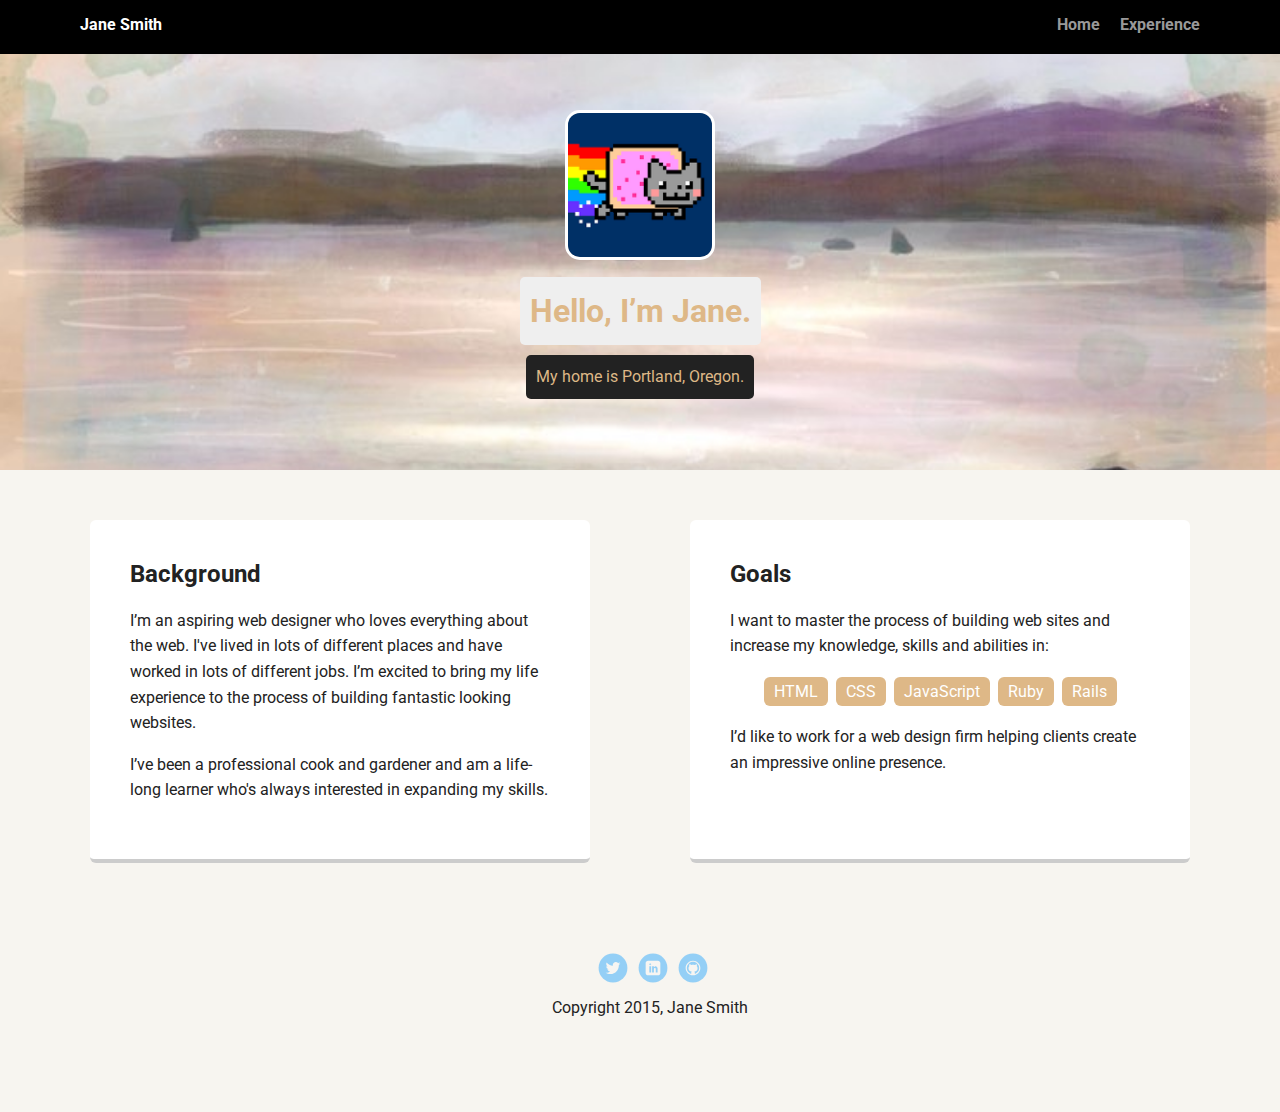
<file: index.html>
<!doctype html>
<html lang="en">
<head>
  <meta charset="utf-8">
  <title>Jane Smith's Profile</title>
  <meta name="viewport" content="width=device-width, initial-scale=1.0">
  <link rel="stylesheet" href="styles.css">
  <link href="https://fonts.googleapis.com/css?family=Muli%7CRoboto:400,300,500,700,900" rel="stylesheet"></head>
  <body>

    <div class="main-nav">
        <ul class="nav">
          <li class="name">Jane Smith</li>
          <li><a href="#">Home</a></li>
          <li><a href="#">Experience</a></li>
        </ul>
    </div>

    <header>
      <img src="images/me.png" alt="Drawing of Jane Smith" class="profile-image">
      <h1 class="tag name">Hello, I’m Jane.</h1>
      <p class="tag location">My home is Portland, Oregon.</p>
    </header>

    <main class="flex">
      <div class="card">
        <h2>Background</h2>
        <p>I’m an aspiring web designer who loves everything about the web. I've lived in lots of different places and have worked in lots of different jobs. I’m excited to bring my life experience to the process of building fantastic looking websites.</p>
        <p>I’ve been a professional cook and gardener and am a life-long learner who's always interested in expanding my skills.</p>
      </div> 

      <div class="card">
        <h2>Goals</h2>
        <p>I want to master the process of building web sites and increase my knowledge, skills and abilities in:</p>
        <ul class="skills">
          <li>HTML</li>
          <li>CSS</li>
          <li>JavaScript</li>
          <li>Ruby</li>
          <li>Rails</li>
        </ul>
        <p>I’d like to work for a web design firm helping clients create an impressive online presence.</p>
      </div> 

    </main>
    <footer>
      <ul>
        <li><a href="#" class="social twitter">Twitter</a></li>
        <li><a href="#" class="social linkedin">LinkedIn</a></li>
        <li><a href="#" class="social github">Github</a></li>
      </ul>
      <p class="copyright">Copyright 2015, Jane Smith</p>
    </footer>
  </body>
  </html>
</file>
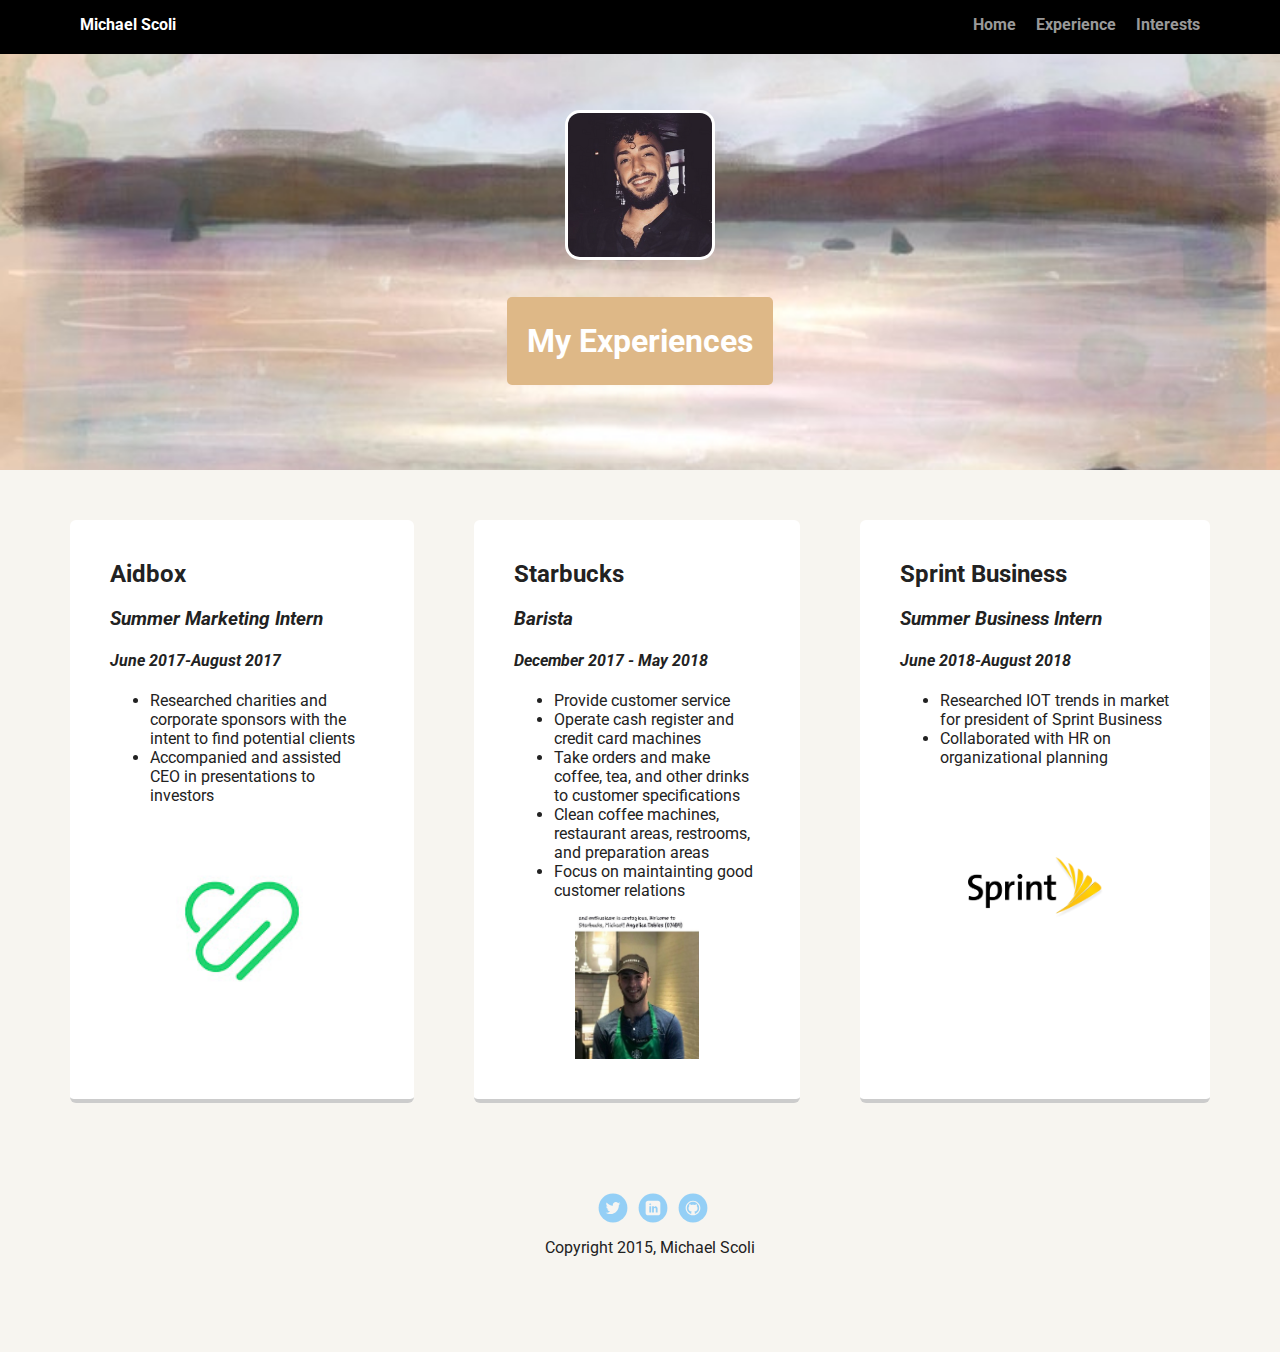
<file: experience.html>
<!doctype html>
<html lang="en">
<head>
  <meta charset="utf-8">
  <title>Michael Scoli's Experiences</title>
  <meta name="viewport" content="width=device-width, initial-scale=1.0">
  <link rel="stylesheet" href="styles.css">
  <link href="https://fonts.googleapis.com/css?family=Muli%7CRoboto:400,300,500,700,900" rel="stylesheet"></head>
  <body>

    <nav class="main-nav">
        <ul class="nav">
          <li class="name">Michael Scoli</li>
          <li><a href="index.html">Home</a></li>
          <li><a href="experience.html">Experience</a></li>
          <li><a href="interests.html">Interests</a></li>
        </ul>
      </nav>

    <header>
      <img src="images/new_profile_pic.jpg" alt="Picture of Michael Scoli" class="profile-image">
      <h1 class="tag2">My Experiences</h1>
      
    </header>

    <main class="flex">
      
      <article class="card">
        <h2>Aidbox</h2>
        <h3 class="position">Summer Marketing Intern</h3>
        <h4 class="date">June 2017-August 2017</h4>
        <p>
            <ul>
                <li>Researched charities and corporate sponsors with the intent to find potential clients</li>
                <li>Accompanied and assisted CEO in presentations to investors</li>
            </ul>
            <img src="images/Aidbox.jpg" alt="Aidbox Logo" class="aidbox">

        </p>
      </article> 

      <article class="card2">
        <h2>Starbucks</h2>
        <h3 class="position">Barista</h3>
        <h4 class="date">December 2017 - May 2018</h4>
      
        <p>
            <ul>
                <li>Provide customer service</li>
                <li>Operate cash register and credit card machines</li>
                <li>Take orders and make coffee, tea, and other drinks to customer specifications</li>
                <li>Clean coffee machines, restaurant areas, restrooms, and preparation areas</li>
                <li>Focus on maintainting good customer relations</li>
            </ul>
            <img src="images/Starbucks.png" alt="Starbucks" class="starbucks">
      </article>

        </p>
       

      <article class="card3">
        <h2>Sprint Business</h2>
        <h3 class="position">Summer Business Intern</h3>
        <h4 class="date">June 2018-August 2018 </h4>
        <p>
            <ul>
                <li>Researched IOT trends in market for president of Sprint Business</li>
                <li>Collaborated with HR on organizational planning</li>
            </ul>
            <img src="images/Sprint.png" alt="Sprint Logo" class="sprint">

        </p>
      </article> 

    </main>
    <footer>
      <ul>
        <li><a href="https://twitter.com/mikescoli" target="_blank" class="social twitter">Twitter</a></li>
        <li><a href="https://www.linkedin.com/in/michael-scoli-628ab616b/" target="_blank" class="social linkedin">LinkedIn</a></li>
        <li><a href="https://github.com/scolicodes" target="_blank" class="social github">Github</a></li>
      </ul>
      <p class="copyright">Copyright 2015, Michael Scoli</p>
    </footer>
  </body>
  </html>
</file>
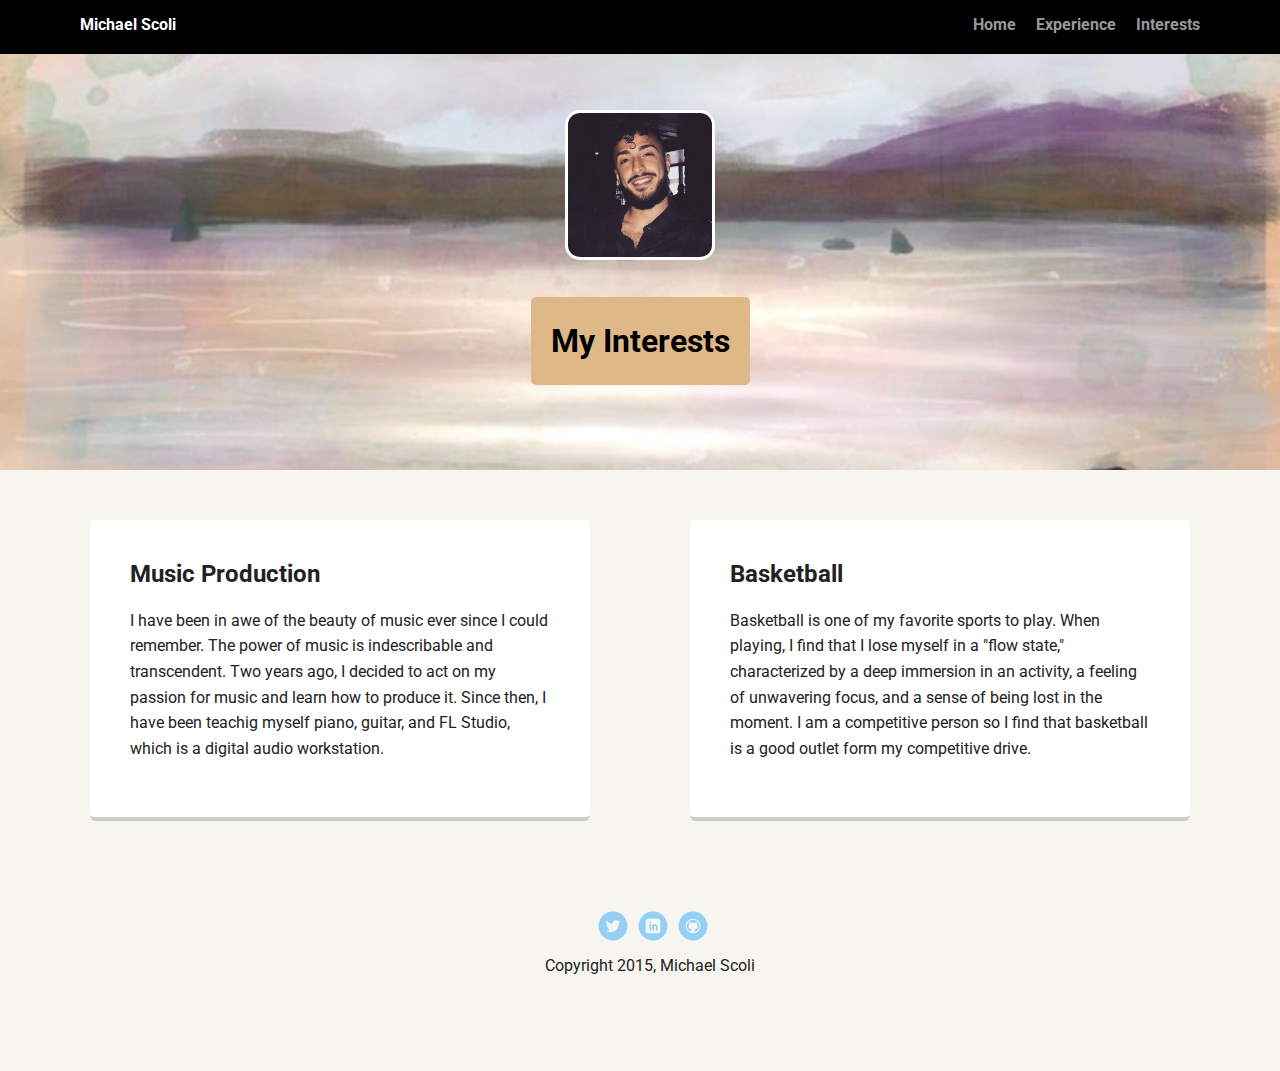
<file: interests.html>
<!doctype html>
<html lang="en">
<head>
  <meta charset="utf-8">
  <title>Michael Scoli's Interests</title>
  <meta name="viewport" content="width=device-width, initial-scale=1.0">
  <link rel="stylesheet" href="styles.css">
  <link href="https://fonts.googleapis.com/css?family=Muli%7CRoboto:400,300,500,700,900" rel="stylesheet"></head>
  <body>

    <nav class="main-nav">
        <ul class="nav">
          <li class="name">Michael Scoli</li>
          <li><a href="index.html">Home</a></li>
          <li><a href="experience.html">Experience</a></li>
          <li><a href="interests.html">Interests</a></li>
        </ul>
    </nav>

    <header>
      <img src="images/new_profile_pic.jpg" alt="Picture of Michael Scoli" class="profile-image">
      <h1 class="tag3">My Interests</h1>
    </header>

    <main class="flex">
      <article class="card">
        <h2>Music Production</h2>
        <p>I have been in awe of the beauty of music ever since I could remember. The power of music is indescribable and transcendent. Two years ago, I decided to act on my passion for music and learn how to produce it. Since then, I have been teachig myself piano, guitar, and FL Studio, which is a digital audio workstation. </p>
      </article> 

      <article class="card">
        <h2>Basketball</h2>
        <p>Basketball is one of my favorite sports to play. When playing, I find that I lose myself in a "flow state," characterized by a deep immersion in an activity, a feeling of unwavering focus, and a sense of being lost in the moment. I am a competitive person so I find that basketball is a good outlet form my competitive drive.  </p>
        
      </article> 

    </main>
    <footer>
      <ul>
        <li><a href="https://twitter.com/mikescoli" target="_blank" class="social twitter">Twitter</a></li>
        <li><a href="https://www.linkedin.com/in/michael-scoli-628ab616b/" target="_blank" class="social linkedin">LinkedIn</a></li>
        <li><a href="https://github.com/scolicodes" target="_blank" class="social github">Github</a></li>
      </ul>
      <p class="copyright">Copyright 2015, Michael Scoli</p>
    </footer>
  </body>
  </html>
</file>
<file: styles.css>
/* Global Layout Set-up */
* { 
  box-sizing: border-box;
}
  
body {
  margin: 0;
  padding: 0;
  text-align: center;
  font-family: 'Roboto', sans-serif;
  color: #222;
  background: #f7f5f0;
}
/* Link Styles */

a {
  text-decoration: none;
  color: #999;
}
a:hover {
  color: #6633ff;
}

/* Section Styles */

.main-nav {
  width: 100%;
  background: black;
  min-height: 30px;
  padding: 10px;
  position: fixed;
  text-align: center;
}
.nav {
  display: flex;
  justify-content: space-around;
  font-weight: 700;
  list-style-type: none;
  margin: 0 auto;
  padding: 0;
}

.nav .name {
    display: block;
    margin-right: auto;
    color: white;
}
.nav li {
  padding: 5px 10px 10px 10px;
}
.nav a {
  transition: all .5s;
}
.nav a:hover {
  color: white
}

header {
  text-align: center;
  background: url(images/insta.png) no-repeat top center ;
  background-size: cover;
  overflow: hidden;
  padding-top: 60px;
  
}
header {
  line-height: 1.5;
}
header .profile-image {
  margin-top: 50px;
  width: 150px;
  height: 150px;
  border-radius: 10%;
  border: 3px solid white;
  transition: all .5s;
}
header .profile-image:hover {
  transform: scale(1.2) rotate(5deg);
}
.tag {
  background-color: #efefef;
  color: burlywood;
  padding: 10px;
  border-radius: 5px;
  display: table;
  margin: 10px auto;
} 
.tag2 {
  background-color: burlywood;
  color: white;
  padding: 20px;
  border-radius: 5px;
  display: table;
  margin: 30px auto;
} 
.tag3 {
  background-color: burlywood;
  color: black;
  padding: 20px;
  border-radius: 5px;
  display: table;
  margin: 30px auto;
} 
.location {
  background-color: #222;
  color: burlywood;
}
.card {
  margin: 30px;
  padding: 20px 40px 40px;
  max-width: 500px;
  text-align: left;
  background: #fff;
  border-bottom: 4px solid #ccc;
  border-radius: 6px;
  transition: all .5s;
}
.card2 {
  margin: 30px;
  padding: 20px 40px 40px;
  max-width: 500px;
  text-align: left;
  background: #fff;
  border-bottom: 4px solid #ccc;
  border-radius: 6px;
  transition: all .5s;
}
.card .date {
  font-style: italic;
}
.card .position {
  font-style: italic;
}
.card2 .date {
  font-style: italic;
}
.card2 .position {
  font-style: italic;
}
.card3 .date {
  font-style: italic;
}
.card3 .position {
  font-style: italic;
}
.card3 {
  margin: 30px;
  padding: 20px 40px 40px;
  max-width: 500px;
  text-align: left;
  background: #fff;
  border-bottom: 4px solid #ccc;
  border-radius: 6px;
  transition: all .5s;
}
.card:hover {
  border-color: burlywood;
}

ul.skills {
  padding: 0;
  text-align: center;
}

.skills li {
  border-radius: 6px;
  display: inline-block;
  background: burlywood;
  color: white;
  padding: 5px 10px;
  margin: 2px;
}

.skills li:nth-child(odd) {
  background: burlywood;
}

footer {
  width: 100%;
  min-height: 30px;
  padding: 20px 0 40px 20px;
}

footer .copyright {
  top: -8px;
  font-size: .75em;
}

footer ul {
  list-style-type: none;
  margin: 0;
  padding: 0;
}

footer ul li {
  display: inline-block;
}

a.social {
  display: inline-block;
  text-indent: -9999px;
  margin-left: 5px;
  width: 30px;
  height: 30px;
  background-size: 30px 30px;
  opacity: .4;
  transition: all .5s;
}
a.twitter {
  background-image: url(images/twitter.svg);
}
a.linkedin {
  background-image: url(images/linkedin.svg);
}
a.github {
  background-image: url(images/github.svg);
}
a.social:hover {
  opacity: 1;
}
.clearfix {
  clear: both;
}

/* Styles for larger screens */
@media screen and (min-width: 720px) {
  
  .flex {
      display: -ms-flexbox;      /* TWEENER - IE 10 */
      display: flex; 
      max-width: 1200px;
      -ms-flex-pack: distribute;
      justify-content: space-around;
      margin: 0 auto;
  }

  header {
    min-height: 470px;
  }

  .nav {
    max-width: 1200px;
    padding: 0 30px;
  }


  main {
    padding-top: 20px;
  }

  main p {
    line-height: 1.6em;
  }

  footer {
    font-size: 1.3em;
    max-width: 1200px;
    margin: 40px auto;
  }

}
.insta {
  margin-top: 50px;
  width: 600px;
  height: 400px;
  border-radius: 10%;
  border: 3px solid white;
  transition: all .5s;
}
.starbucks {
  display: block;
  margin-left: auto;
  margin-right: auto;
  width: 50%;

}
.sprint {
  margin-top: 90px;
  display: block;
  margin-left: auto;
  margin-right: auto;
  width: 50%;

}
.aidbox {
  margin-top: 60px;
  display: block;
  margin-left: auto;
  margin-right: auto;
  width: 50%;

}
</file>
